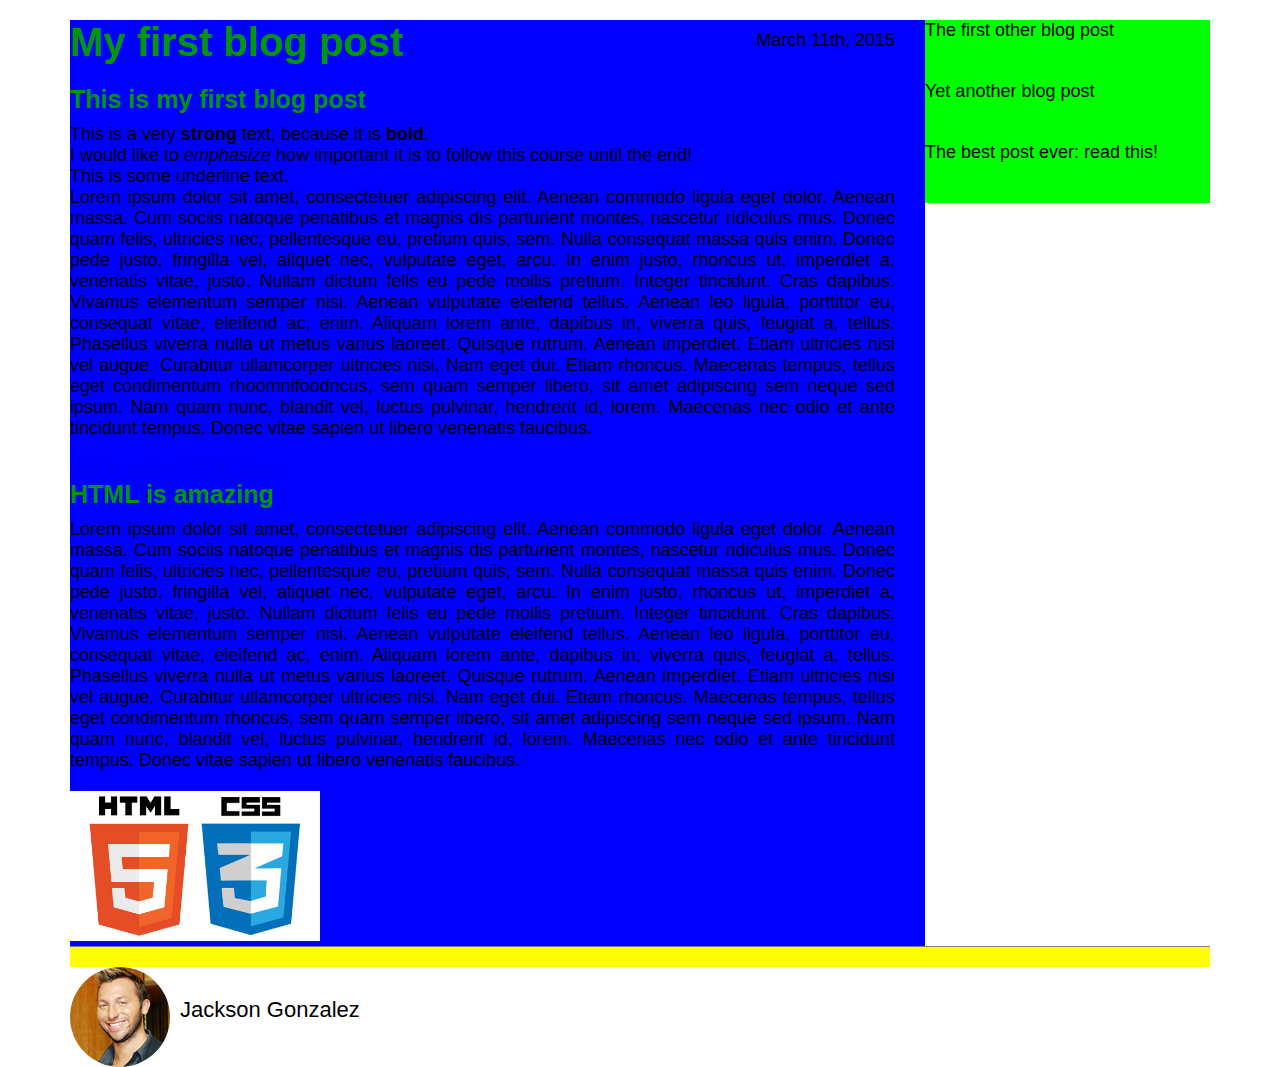
<file: blog post/index.html>
<!DOCTYPE html>
<html>

<head>
    <title>My first blog post</title>
    <link rel="stylesheet" type="text/css" href="style.css">
</head>

<body>
    <div class="container">
        <div class="blog-post">
            <h1>My first blog post</h1>
            <p class="date">March 11th, 2015</p>
            <h2>This is my first blog post</h2>
            <p class="main-text">
                This is a very <strong>strong</strong> text, because it is <strong>bold</strong>. <br>
                I would like to <em>emphasize</em> how important it is to follow this course until the end! <br>
                This is some <u>underline</u> text. <br>
                Lorem ipsum dolor sit amet, consectetuer adipiscing elit. Aenean commodo ligula eget dolor. Aenean
                massa. Cum sociis natoque penatibus et magnis dis parturient montes, nascetur ridiculus mus. Donec quam
                felis, ultricies nec, pellentesque eu, pretium quis, sem. Nulla consequat massa quis enim. Donec pede
                justo, fringilla vel, aliquet nec, vulputate eget, arcu. In enim justo, rhoncus ut, imperdiet a,
                venenatis vitae, justo. Nullam dictum felis eu pede mollis pretium. Integer tincidunt. Cras dapibus.
                Vivamus elementum semper nisi. Aenean vulputate eleifend tellus. Aenean leo ligula, porttitor eu,
                consequat vitae, eleifend ac, enim. Aliquam lorem ante, dapibus in, viverra quis, feugiat a, tellus.
                Phasellus viverra nulla ut metus varius laoreet. Quisque rutrum. Aenean imperdiet. Etiam ultricies nisi
                vel augue. Curabitur ullamcorper ultricies nisi. Nam eget dui. Etiam rhoncus. Maecenas tempus, tellus
                eget condimentum rhoomnifoodncus, sem quam semper libero, sit amet adipiscing sem neque sed ipsum. Nam
                quam nunc, blandit vel, luctus pulvinar, hendrerit id, lorem. Maecenas nec odio et ante tincidunt
                tempus. Donec vitae sapien ut libero venenatis faucibus.
            </p>

            <a href="http://www.udemy.com" target="_blank">Link to udemy</a>
            <a href="logo.jpg" target="_blank">HTML logo</a>

            <h2>HTML is amazing</h2>
            <p class="main-text">
                Lorem ipsum dolor sit amet, consectetuer adipiscing elit. Aenean commodo ligula eget dolor. Aenean
                massa. Cum sociis natoque penatibus et magnis dis parturient montes, nascetur ridiculus mus. Donec quam
                felis, ultricies nec, pellentesque eu, pretium quis, sem. Nulla consequat massa quis enim. Donec pede
                justo, fringilla vel, aliquet nec, vulputate eget, arcu. In enim justo, rhoncus ut, imperdiet a,
                venenatis vitae, justo. Nullam dictum felis eu pede mollis pretium. Integer tincidunt. Cras dapibus.
                Vivamus elementum semper nisi. Aenean vulputate eleifend tellus. Aenean leo ligula, porttitor eu,
                consequat vitae, eleifend ac, enim. Aliquam lorem ante, dapibus in, viverra quis, feugiat a, tellus.
                Phasellus viverra nulla ut metus varius laoreet. Quisque rutrum. Aenean imperdiet. Etiam ultricies nisi
                vel augue. Curabitur ullamcorper ultricies nisi. Nam eget dui. Etiam rhoncus. Maecenas tempus, tellus
                eget condimentum rhoncus, sem quam semper libero, sit amet adipiscing sem neque sed ipsum. Nam quam
                nunc, blandit vel, luctus pulvinar, hendrerit id, lorem. Maecenas nec odio et ante tincidunt tempus.
                Donec vitae sapien ut libero venenatis faucibus.
            </p>
            <img src="logo.jpg" alt="The HTML5 logo">

        </div>

        <div class="other-posts">
            <div class="other">
                The first other blog post
            </div>

            <div class="other">
                Yet another blog post
            </div>

            <div class="other">
                The best post ever: read this!
            </div>
        </div>

        <div class="clearfix"></div>

        <div class="author-box">
            <img src="author.jpg" alt="Author photo">
            <p class="author-text">Jackson Gonzalez</p>
        </div>

    </div>


</body>

</html>
</file>
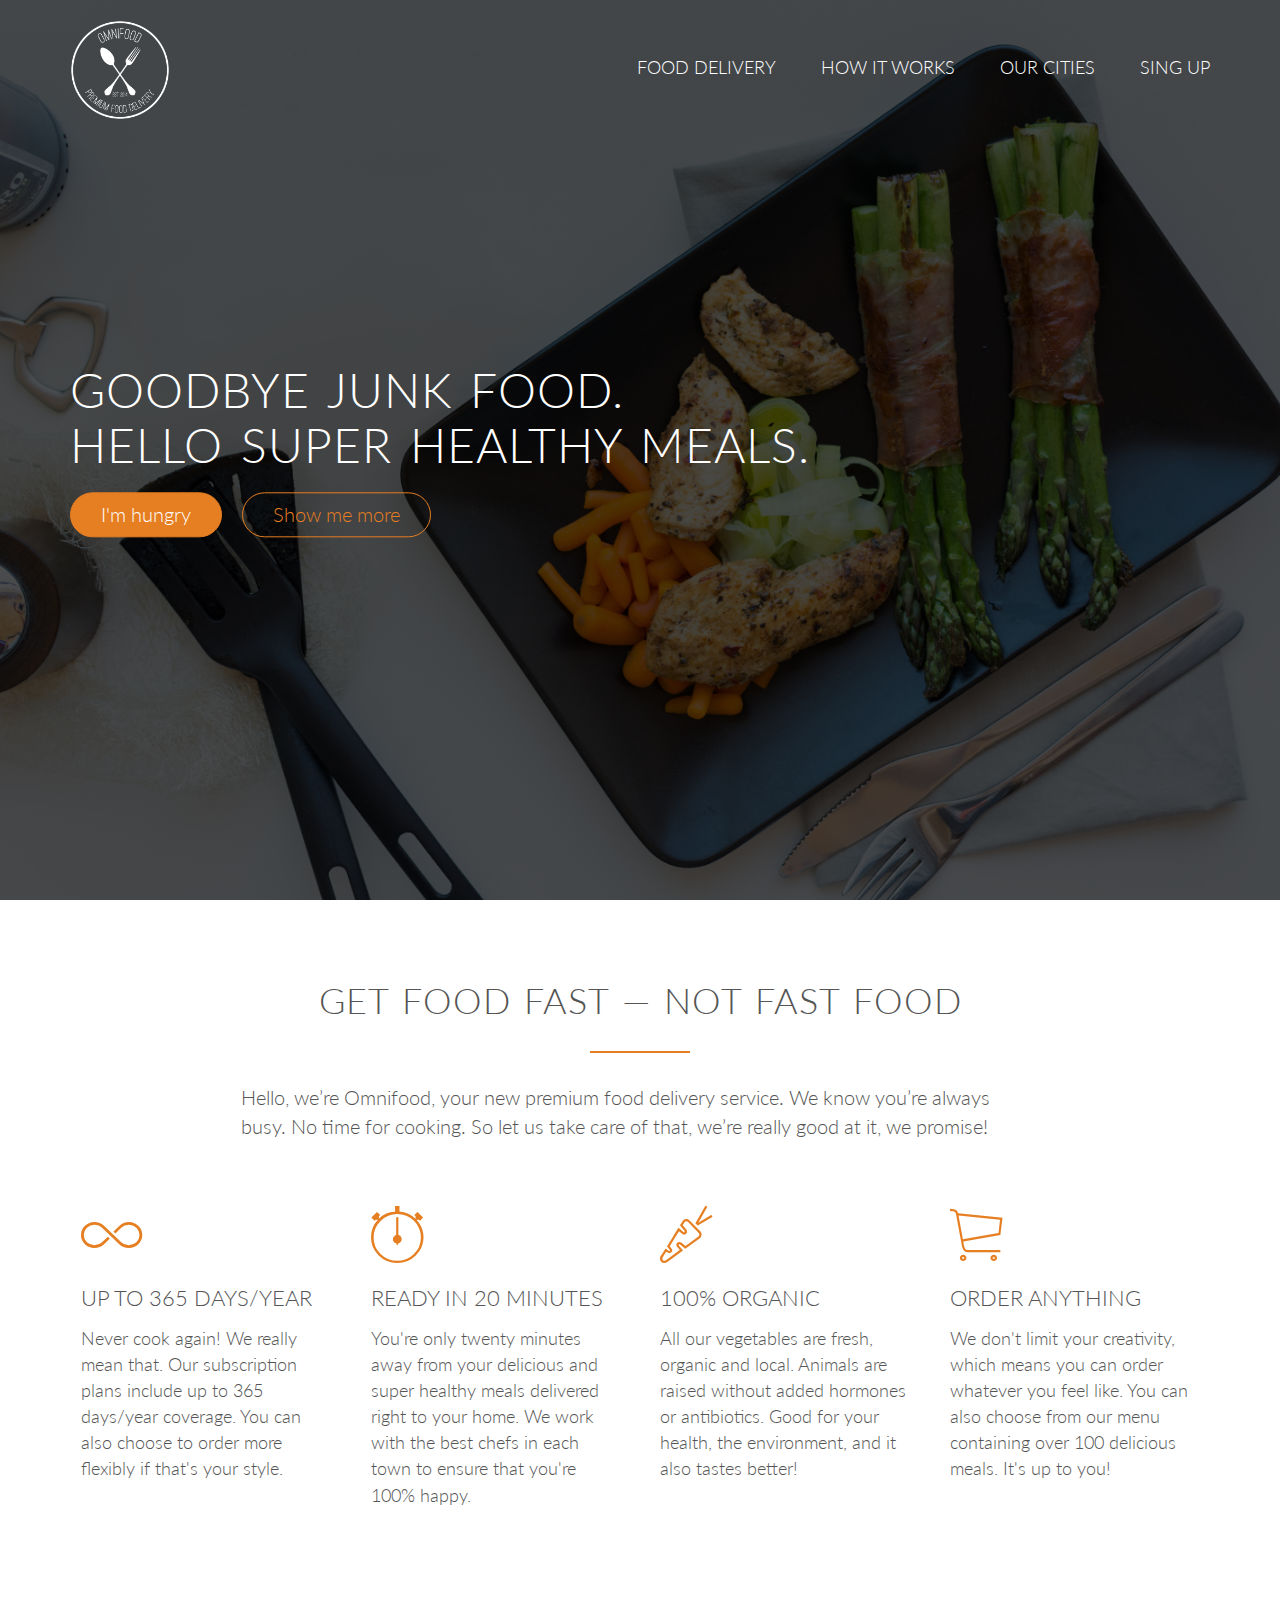
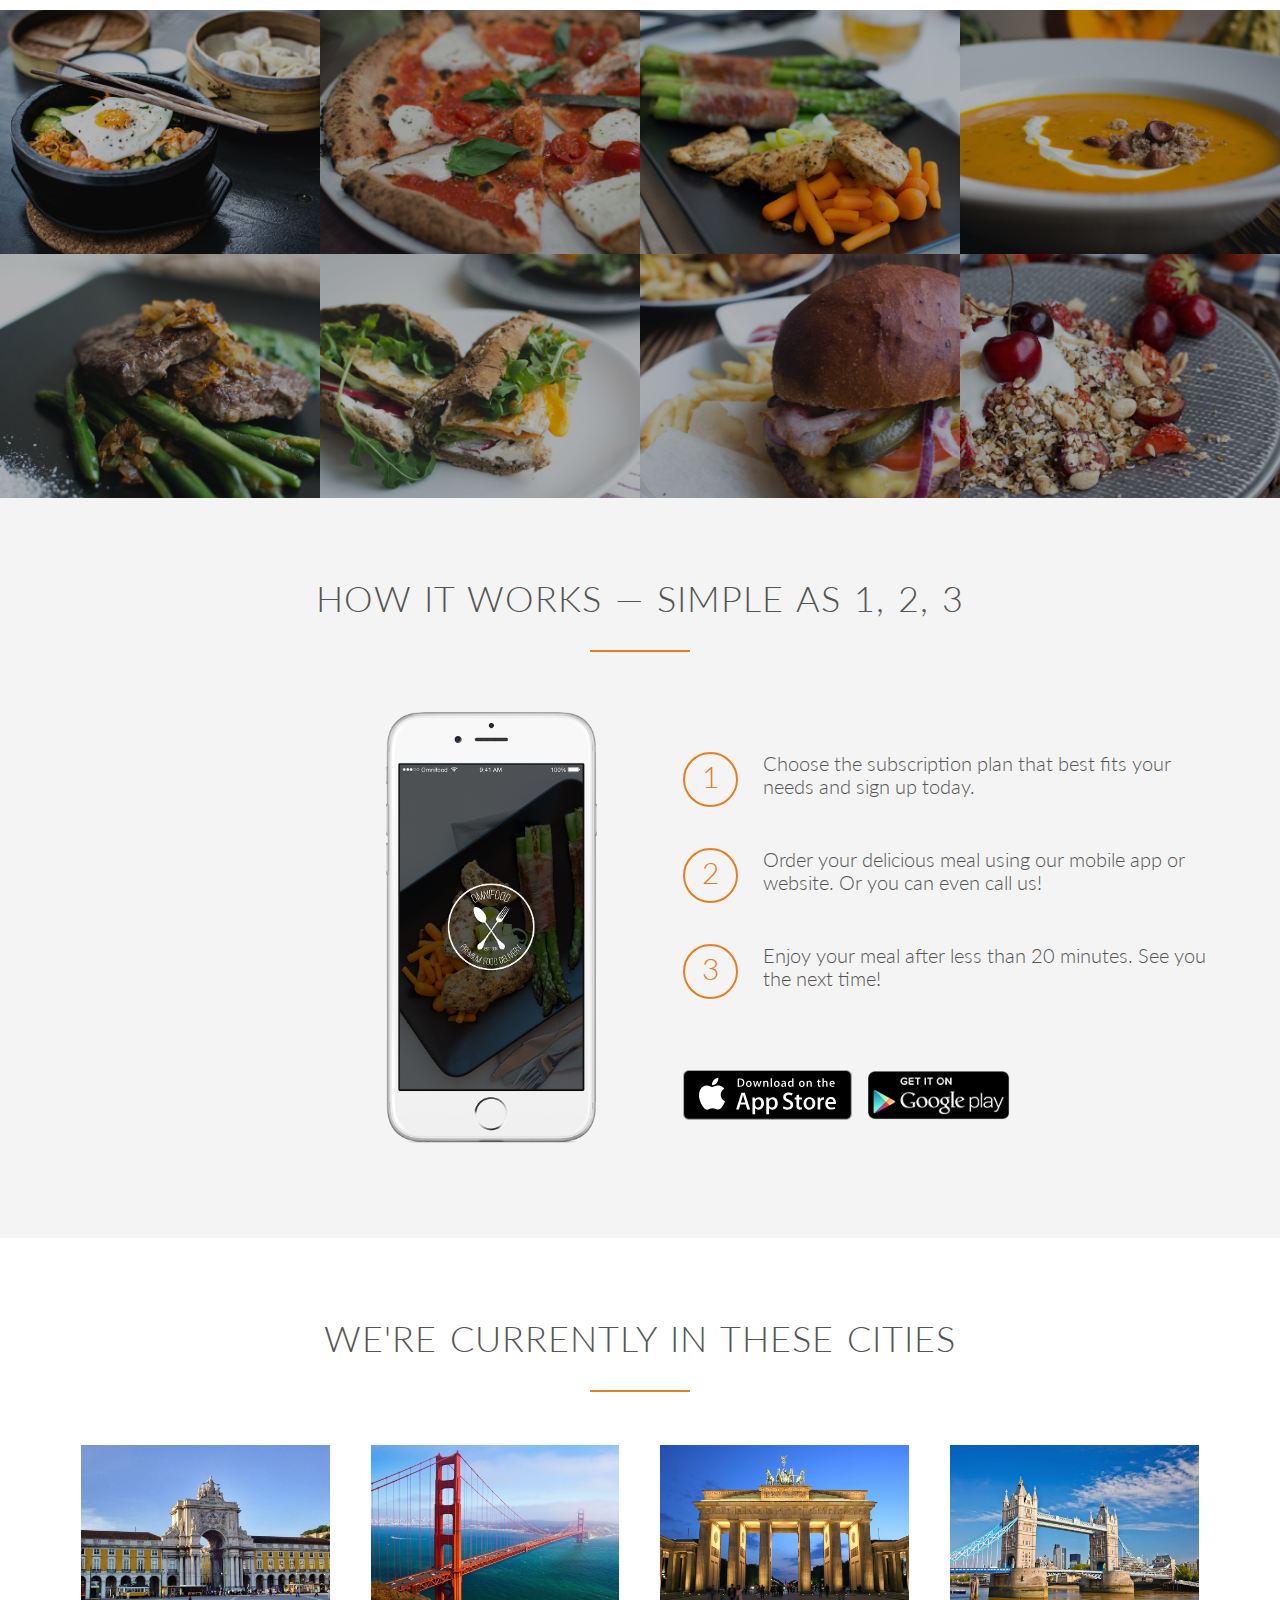
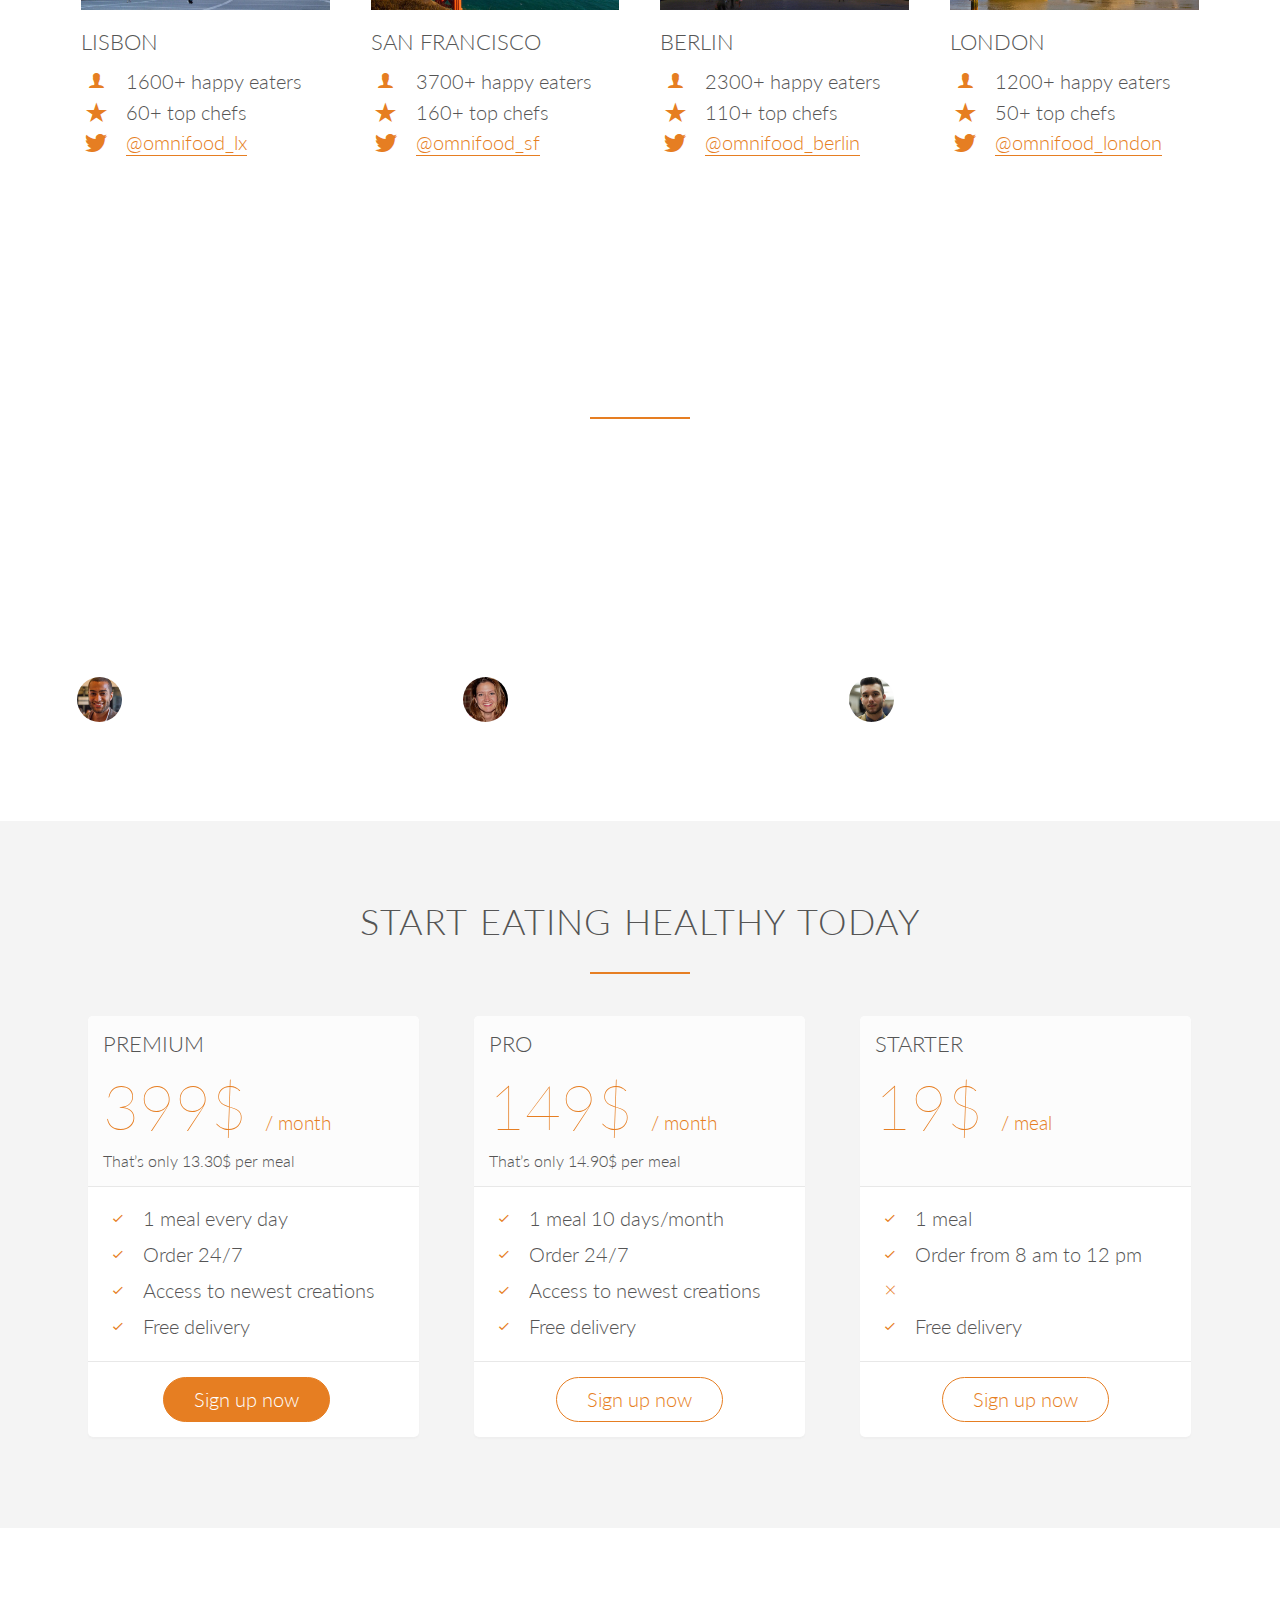
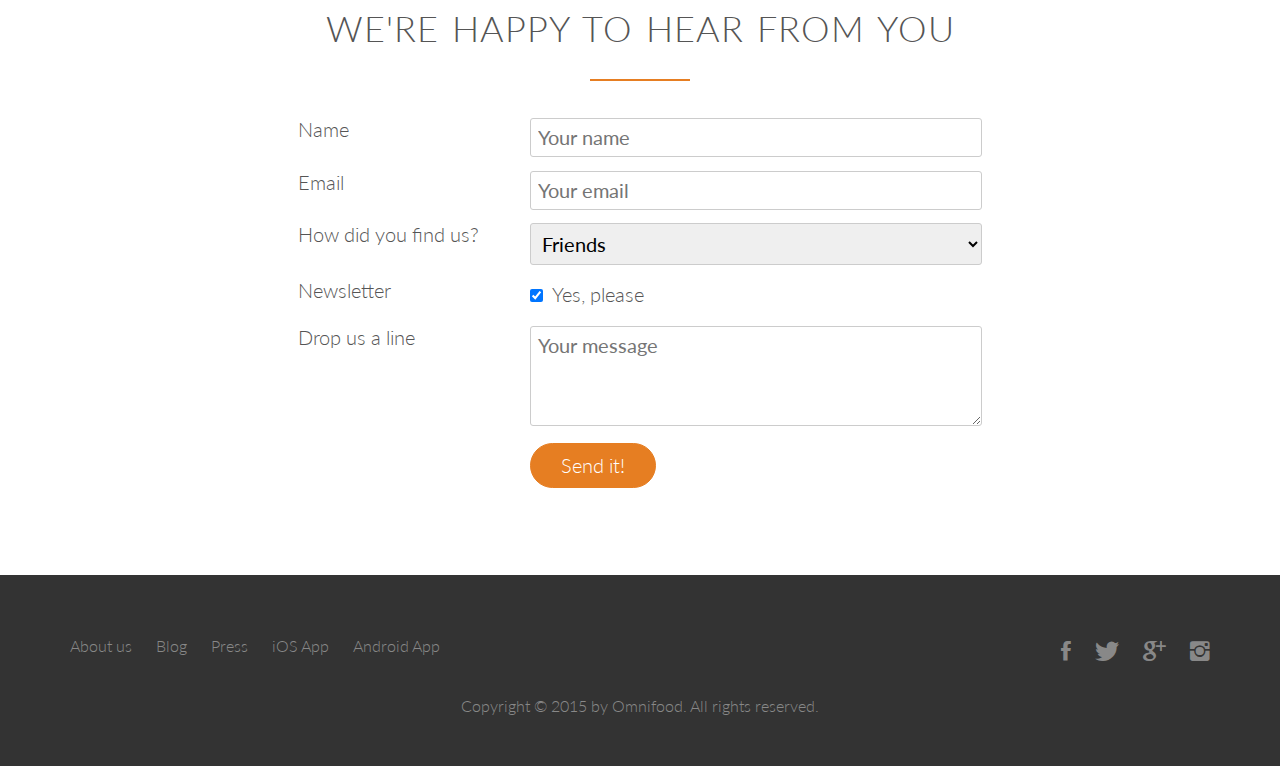
<file: omnifood/index.html>
<!DOCTYPE html>
<html lang="pt">

<head>
    <meta charset="UTF-8">
    <!-- <meta name="viewport" content="width=device-width, initial-scale=1.0"> -->
    <link rel="stylesheet" href="vendors/css/normalize.css">
    <link rel="stylesheet" href="vendors/css/Grid.css">
    <link rel="stylesheet" href="vendors/css/ionicons.min.css">
    <link rel="stylesheet" href="resources/css/style.css">
    <link href="https://fonts.googleapis.com/css?family=Lato:100,300,300i,400" rel="stylesheet">
    <title>Omnifood</title>
    <!-- <meta http-equiv="X-UA-Compatible" content="ie=edge"> -->
</head>

<body>
    <header>
        <nav>
            <div class="row">
                <img src="resources/img/logo-white.png" alt="Omnifood logo" class="logo">
                <ul class="main-nav">
                    <li><a href="#">Food delivery</a></li>
                    <li><a href="#">How it works</a></li>
                    <li><a href="#">Our cities</a></li>
                    <li><a href="#">Sing up</a></li>
                </ul>
            </div>
        </nav>

        <div class="hero-text-box">
            <h1>Goodbye junk food.<br>Hello super healthy meals.</h1>
            <a class="btn btn-full" href="#">I'm hungry</a>
            <a class="btn btn-ghost" href="#">Show me more</a>
        </div>
    </header>

    <section class="section-features">
        <div class="row">
            <h2>Get food fast &mdash; not fast food</h2>
            <p class="long-copy">
                Hello, we’re Omnifood, your new premium food delivery service. We know you’re always busy. No time for
                cooking. So let us take care of that, we’re really good at it, we promise!
            </p>
        </div>

        <div class="row">
            <div class="col span-1-of-4 box">
                <i class="ion-ios-infinite-outline icon-big"></i>
                <h3>Up to 365 days/year</h3>
                <p>Never cook again! We really mean that. Our subscription plans include up to 365 days/year coverage.
                    You can also choose to order more flexibly if that's your style.</p>
            </div>
            <div class="col span-1-of-4 box">
                <i class="ion-ios-stopwatch-outline icon-big"></i>
                <h3>Ready in 20 minutes</h3>
                <p>You're only twenty minutes away from your delicious and super healthy meals delivered right to your
                    home. We work with the best chefs in each town to ensure that you're 100% happy.</p>
            </div>
            <div class="col span-1-of-4 box">
                <i class="ion-ios-nutrition-outline icon-big"></i>
                <h3>100% organic</h3>
                <p>All our vegetables are fresh, organic and local. Animals are raised without added hormones or
                    antibiotics. Good for your health, the environment, and it also tastes better!</p>
            </div>
            <div class="col span-1-of-4 box">
                <i class="ion-ios-cart-outline icon-big"></i>
                <h3>Order anything</h3>
                <p>We don't limit your creativity, which means you can order whatever you feel like. You can also choose
                    from our menu containing over 100 delicious meals. It's up to you!</p>
            </div>
        </div>
    </section>

    <section class="section-meals">
        <ul class="meals-showcase clearfix">
            <li>
                <figure class="meal-photo">
                    <img src="resources/img/1.jpg" alt="Korean bibimbap with egg and vegetables">
                </figure>
            </li>
            <li>
                <figure class="meal-photo">
                    <img src="resources/img/2.jpg" alt="Simple italian pizza with cherry tomatoes">
                </figure>
            </li>
            <li>
                <figure class="meal-photo">
                    <img src="resources/img/3.jpg" alt="Chicken breast steak with vegetables">
                </figure>
            </li>
            <li>
                <figure class="meal-photo">
                    <img src="resources/img/4.jpg" alt="Autumn pumpkin soup">
                </figure>
            </li>
        </ul>

        <ul class="meals-showcase clearfix">
            <li>
                <figure class="meal-photo">
                    <img src="resources/img/5.jpg" alt="Paleo beef steak with vegetables">
                </figure>
            </li>
            <li>
                <figure class="meal-photo">
                    <img src="resources/img/6.jpg" alt="Healthy baguette with egg and vegetables">
                </figure>
            </li>
            <li>
                <figure class="meal-photo">
                    <img src="resources/img/7.jpg" alt="Burger with cheddar and bacon">
                </figure>
            </li>
            <li>
                <figure class="meal-photo">
                    <img src="resources/img/8.jpg" alt="Granola with cherries and strawberries">
                </figure>
            </li>
        </ul>
    </section>

    <section class="section-steps">
        <div class="row">
            <h2>How it works &mdash; Simple as 1, 2, 3</h2>
        </div>
        <div class="row">
            <div class="col span-1-of-2 steps-box">
                <img src="resources/img/app-iPhone.png" alt="Omnifood app on iPhone" class="app-screen">
            </div>
            <div class="col span-1-of-2 steps-box">
                <div class="works-step">
                    <div>1</div>
                    <p>Choose the subscription plan that best fits your needs and sign up today.</p>
                </div>
                <div class="works-step">
                    <div>2</div>
                    <p>Order your delicious meal using our mobile app or website. Or you can even call us!</p>
                </div>
                <div class="works-step">
                    <div>3</div>
                    <p>Enjoy your meal after less than 20 minutes. See you the next time!</p>
                </div>

                <a href="#" class="btn-app"><img src="resources/img/download-app.svg" alt="App Store Button"></a>
                <a href="#" class="btn-app"><img src="resources/img/download-app-android.png"
                        alt="Play Store Button"></a>
            </div>
        </div>
    </section>

    <section class="section-cities">
        <div class="row">
            <h2>We're currently in these cities</h2>
        </div>

        <div class="row">
            <div class="col span-1-of-4 box">
                <img src="resources/img/lisbon-3.jpg" alt="Lisbon">
                <h3>Lisbon</h3>
                <div class="city-feature">
                    <i class="ion-ios-person icon-small"></i>
                    1600+ happy eaters
                </div>
                <div class="city-feature">
                    <i class="ion-ios-star icon-small"></i>
                    60+ top chefs
                </div>
                <div class="city-feature">
                    <i class="ion-social-twitter icon-small"></i>
                    <a href="#">@omnifood_lx</a>
                </div>
            </div>

            <div class="col span-1-of-4 box">
                <img src="resources/img/san-francisco.jpg" alt="San Francisco">
                <h3>San Francisco</h3>
                <div class="city-feature">
                    <i class="ion-ios-person icon-small"></i>
                    3700+ happy eaters
                </div>
                <div class="city-feature">
                    <i class="ion-ios-star icon-small"></i>
                    160+ top chefs
                </div>
                <div class="city-feature">
                    <i class="ion-social-twitter icon-small"></i>
                    <a href="">@omnifood_sf</a>
                </div>
            </div>

            <div class="col span-1-of-4 box">
                <img src="resources/img/berlin.jpg" alt="Berlin">
                <h3>Berlin</h3>
                <div class="city-feature">
                    <i class="ion-ios-person icon-small"></i>
                    2300+ happy eaters
                </div>
                <div class="city-feature">
                    <i class="ion-ios-star icon-small"></i>
                    110+ top chefs
                </div>
                <div class="city-feature">
                    <i class="ion-social-twitter icon-small"></i>
                    <a href="">@omnifood_berlin</a>
                </div>
            </div>

            <div class="col span-1-of-4 box">
                <img src="resources/img/london.jpg" alt="London">
                <h3>London</h3>
                <div class="city-feature">
                    <i class="ion-ios-person icon-small"></i>
                    1200+ happy eaters
                </div>
                <div class="city-feature">
                    <i class="ion-ios-star icon-small"></i>
                    50+ top chefs
                </div>
                <div class="city-feature">
                    <i class="ion-social-twitter icon-small"></i>
                    <a href="">@omnifood_london</a>
                </div>
            </div>
        </div>
    </section>

    <section class="section-testimonials">
        <div class="row">
            <h2>Our customers can't live without us</h2>
        </div>
        <div class="row">
            <div class="col span-1-of-3">
                <blockquote>
                    Omnifood is just awesome! I just launched a startup which leaves me with no time for cooking, so
                    Omnifood is a life-saver. Now that I got used to it, I couldn't live without my daily meals!
                    <cite><img src="resources/img/customer-1.jpg" alt="customer 1"> Alberto Duncan</cite>
                </blockquote>
            </div>
            <div class="col span-1-of-3">
                <blockquote>
                    Inexpensive, healthy and great-tasting meals, delivered right to my home. We have lots of food
                    delivery here in Lisbon, but no one comes even close to Omifood. Me and my family are so in love!
                    <cite><img src="resources/img/customer-2.jpg" alt="customer 2"> Joana Silva</cite>
                </blockquote>
            </div>
            <div class="col span-1-of-3">
                <blockquote>
                    I was looking for a quick and easy food delivery service in San Franciso. I tried a lot of them and
                    ended up with Omnifood. Best food delivery service in the Bay Area. Keep up the great work!
                    <cite><img src="resources/img/customer-3.jpg" alt="customer 3"> Milton Chapman</cite>
                </blockquote>
            </div>
        </div>
    </section>

    <section class="section-plans">
        <div class="row">
            <h2>Start eating healthy today</h2>
        </div>
        <div class="row">
            <div class="col span-1-of-3">
                <div class="plan-box">
                    <div>
                        <h3>Premium</h3>
                        <p class="plan-price">399$ <span>/ month</span></p>
                        <p class="plan-price-meal">That’s only 13.30$ per meal</p>
                    </div>
                    <div>
                        <ul>
                            <li><i class="ion-ios-checkmark-empty icon-small"></i>1 meal every day</li>
                            <li><i class="ion-ios-checkmark-empty icon-small"></i>Order 24/7</li>
                            <li><i class="ion-ios-checkmark-empty icon-small"></i>Access to newest creations</li>
                            <li><i class="ion-ios-checkmark-empty icon-small"></i>Free delivery</li>
                        </ul>
                    </div>
                    <div>
                        <a href="#" class="btn btn-full">Sign up now</a>
                    </div>
                </div>
            </div>
            <div class="col span-1-of-3">
                <div class="plan-box">
                    <div>
                        <h3>Pro</h3>
                        <p class="plan-price">149$ <span>/ month</span></p>
                        <p class="plan-price-meal">That’s only 14.90$ per meal</p>
                    </div>
                    <div>
                        <ul>
                            <li><i class="ion-ios-checkmark-empty icon-small"></i>1 meal 10 days/month</li>
                            <li><i class="ion-ios-checkmark-empty icon-small"></i>Order 24/7</li>
                            <li><i class="ion-ios-checkmark-empty icon-small"></i>Access to newest creations</li>
                            <li><i class="ion-ios-checkmark-empty icon-small"></i>Free delivery</li>
                        </ul>
                    </div>
                    <div>
                        <a href="#" class="btn btn-ghost">Sign up now</a>
                    </div>
                </div>
            </div>
            <div class="col span-1-of-3">
                <div class="plan-box">
                    <div>
                        <h3>Starter</h3>
                        <p class="plan-price">19$ <span>/ meal</span></p>
                        <p class="plan-price-meal">&nbsp;</p>
                    </div>
                    <div>
                        <ul>
                            <li><i class="ion-ios-checkmark-empty icon-small"></i>1 meal</li>
                            <li><i class="ion-ios-checkmark-empty icon-small"></i>Order from 8 am to 12 pm</li>
                            <li><i class="ion-ios-close-empty icon-small"></i></li>
                            <li><i class="ion-ios-checkmark-empty icon-small"></i>Free delivery</li>
                        </ul>
                    </div>
                    <div>
                        <a href="#" class="btn btn-ghost">Sign up now</a>
                    </div>
                </div>
            </div>
        </div>
    </section>

    <section class="section-form">
        <div class="row">
            <h2>We're happy to hear from you</h2>
        </div>
        <div class="row">
            <form method="" action="#" class="contact-form">
                <div class="row">
                    <div class="col span-1-of-3">
                        <label for="name">Name</label>
                    </div>
                    <div class="col span-2-of-3">
                        <input type="text" name="name" id="name" placeholder="Your name" required>
                    </div>
                </div>
                <div class="row">
                    <div class="col span-1-of-3">
                        <label for="email">Email</label>
                    </div>
                    <div class="col span-2-of-3">
                        <input type="email" name="email" id="email" placeholder="Your email" required>
                    </div>
                </div>
                <div class="row">
                    <div class="col span-1-of-3">
                        <label for="find-us">How did you find us?</label>
                    </div>
                    <div class="col span-2-of-3">
                        <select name="find-us" id="find-us">
                            <option value="friends" selected>Friends</option>
                            <option value="search">Search engine</option>
                            <option value="ad">Advertisement</option>
                            <option value="other">Other</option>
                        </select>
                    </div>
                </div>
                <div class="row">
                    <div class="col span-1-of-3">
                        <label for="news">Newsletter</label>
                    </div>
                    <div class="col span-2-of-3">
                        <input type="checkbox" name="news" id="news" checked> Yes, please
                    </div>
                </div>
                <div class="row">
                    <div class="col span-1-of-3">
                        <label for="">Drop us a line</label>
                    </div>
                    <div class="col span-2-of-3">
                        <textarea name="message" id="" cols="30" rows="10" placeholder="Your message"></textarea>
                    </div>
                </div>
                <div class="row">
                    <div class="col span-1-of-3">
                        <label for="">&nbsp;</label>
                    </div>
                    <div class="col span-2-of-3">
                        <input type="submit" value="Send it!">
                    </div>
                </div>
            </form>
        </div>
    </section>

    <footer>
        <div class="row">
            <div class="col span-1-of-2">
                <ul class="footer-nav">
                    <li><a href="#">About us</a></li>
                    <li><a href="#">Blog</a></li>
                    <li><a href="#">Press</a></li>
                    <li><a href="#">iOS App</a></li>
                    <li><a href="#">Android App</a></li>
                </ul>
            </div>
            <div class="col span-1-of-2">
                <ul class="social-links">
                    <li><a href=""><i class="ion-social-facebook"></i></a></li>
                    <li><a href=""><i class="ion-social-twitter"></i></a></li>
                    <li><a href=""><i class="ion-social-googleplus"></i></a></li>
                    <li><a href=""><i class="ion-social-instagram"></i></a></li>
                </ul>
            </div>
        </div>
        <div class="row">
            <p>
                Copyright &copy; 2015 by Omnifood. All rights reserved.
            </p>
        </div>
    </footer>
</body>

</html>

<!--

-->
</file>
<file: blog post/style.css>
* {
    margin: 0;
    padding: 0;
    box-sizing: border-box;
}

.clearfix:after {
    content: "";
    display: table;
    clear: both;
}

body {
    font-family: Helvetica Neue, Arial;
    font-size: 18px;
}

h1, h2 {
    color: #00960b;
    
}

h1 {
    font-size: 40px;
    margin-bottom: 20px;
}


h2 {
    font-size: 25px;
    margin-bottom: 10px;
}

.main-text {
    text-align: justify;
    margin-bottom: 20px;
}

.author-text {
    font-size: 22px;
    float: left;
    margin-top: 30px;
    margin-left: 10px;
} 

.container {
    width: 1140px;
    margin: 20px auto 0 auto;
}

.blog-post {
    width: 75%;
    float: left;
    padding-right: 30px;
    position: relative;
    background-color: #0000ff;
}

.other-posts {
    width: 25%;
    float: left;
    background-color: #00ff00;
}

.author-box {
    padding-top: 20px;
    border-top: 1px solid #808080;
    background-color: #ffff00;

}

.other {
    margin-bottom: 40px;
}

.author-box img {
    height: 100px;
    width: 100px;
    border-radius: 50%;
    float: left;
}

.blog-post img {
    height: 150px;
    width: auto;
}

.date {
    position: absolute;
    top: 10px;
    right: 30px;
}
</file>
<file: omnifood/vendors/css/Grid.css>
/*  SECTIONS  ============================================================================= */

.section {
	clear: both;
	padding: 0px;
	margin: 0px;
}

/*  GROUPING  ============================================================================= */

.row {
    zoom: 1; /* For IE 6/7 (trigger hasLayout) */
}

.row:before,
.row:after {
    content:"";
    display:table;
}
.row:after {
    clear:both;
}

/*  GRID COLUMN SETUP   ==================================================================== */

.col {
	display: block;
	float:left;
	margin: 1% 0 1% 1.6%;
}

.col:first-child { margin-left: 0; } /* all browsers except IE6 and lower */


/*  REMOVE MARGINS AS ALL GO FULL WIDTH AT 480 PIXELS */

@media only screen and (max-width: 480px) {
	.col { 
		/*margin: 1% 0 1% 0%;*/
        margin: 0;
	}
}


/*  GRID OF TWO   ============================================================================= */


.span-2-of-2 {
	width: 100%;
}

.span-1-of-2 {
	width: 49.2%;
}

/*  GO FULL WIDTH AT LESS THAN 480 PIXELS */

@media only screen and (max-width: 480px) {
	.span-2-of-2 {
		width: 100%; 
	}
	.span-1-of-2 {
		width: 100%; 
	}
}


/*  GRID OF THREE   ============================================================================= */

	
.span-3-of-3 {
	width: 100%; 
}

.span-2-of-3 {
	width: 66.13%; 
}

.span-1-of-3 {
	width: 32.26%; 
}


/*  GO FULL WIDTH AT LESS THAN 480 PIXELS */

@media only screen and (max-width: 480px) {
	.span-3-of-3 {
		width: 100%; 
	}
	.span-2-of-3 {
		width: 100%; 
	}
	.span-1-of-3 {
		width: 100%;
	}
}

/*  GRID OF FOUR   ============================================================================= */

	
.span-4-of-4 {
	width: 100%; 
}

.span-3-of-4 {
	width: 74.6%; 
}

.span-2-of-4 {
	width: 49.2%; 
}

.span-1-of-4 {
	width: 23.8%; 
}


/*  GO FULL WIDTH AT LESS THAN 480 PIXELS */

@media only screen and (max-width: 480px) {
	.span-4-of-4 {
		width: 100%; 
	}
	.span-3-of-4 {
		width: 100%; 
	}
	.span-2-of-4 {
		width: 100%; 
	}
	.span-1-of-4 {
		width: 100%; 
	}
}


/*  GRID OF FIVE   ============================================================================= */

	
.span-5-of-5 {
	width: 100%;
}

.span-4-of-5 {
  	width: 79.68%; 
}

.span-3-of-5 {
  	width: 59.36%; 
}

.span-2-of-5 {
  	width: 39.04%;
}

.span-1-of-5 {
  	width: 18.72%;
}


/*  GO FULL WIDTH AT LESS THAN 480 PIXELS */

@media only screen and (max-width: 480px) {
	.span-5-of-5 {
		width: 100%; 
	}
	.span-4-of-5 {
		width: 100%; 
	}
	.span-3-of-5 {
		width: 100%; 
	}
	.span-2-of-5 {
		width: 100%; 
	}
	.span-1-of-5 {
		width: 100%; 
	}
}


/*  GRID OF SIX   ============================================================================= */


.span-6-of-6 {
	width: 100%;
}

.span-5-of-6 {
  	width: 83.06%;
}

.span-4-of-6 {
  	width: 66.13%;
}

.span-3-of-6 {
  	width: 49.2%;
}

.span-2-of-6 {
  	width: 32.26%;
}

.span-1-of-6 {
  	width: 15.33%;
}


/*  GO FULL WIDTH AT LESS THAN 480 PIXELS */

@media only screen and (max-width: 480px) {
	.span-6-of-6 {
		width: 100%; 
	}
	.span-5-of-6 {
		width: 100%; 
	}
	.span-4-of-6 {
		width: 100%; 
	}
	.span-3-of-6 {
		width: 100%; 
	}
	.span-2-of-6 {
		width: 100%; 
	}
	.span-1-of-6 {
		width: 100%; 
	}
}



/*  GRID OF SEVEN   ============================================================================= */


.span-7-of-7 {
	width: 100%;
}

.span-6-of-7 {
	width: 85.48%;
}

.span-5-of-7 {
  	width: 70.97%;
}

.span-4-of-7 {
  	width: 56.45%;
}

.span-3-of-7 {
  	width: 41.94%;
}

.span-2-of-7 {
  	width: 27.42%;
}

.span-1-of-7 {
  	width: 12.91%;
}


/*  GO FULL WIDTH AT LESS THAN 480 PIXELS */

@media only screen and (max-width: 480px) {
	.span-7-of-7 {
		width: 100%; 
	}
	.span-6-of-7 {
		width: 100%; 
	}
	.span-5-of-7 {
		width: 100%; 
	}
	.span-4-of-7 {
		width: 100%; 
	}
	.span-3-of-7 {
		width: 100%; 
	}
	.span-2-of-7 {
		width: 100%; 
	}
	.span-1-of-7 {
		width: 100%; 
	}
}


/*  GRID OF EIGHT   ============================================================================= */

	
.span-8-of-8 {
	width: 100%;
}

.span-7-of-8 {
	width: 87.3%; 
}

.span-6-of-8 {
	width: 74.6%; 
}

.span-5-of-8 {
	width: 61.9%; 
}

.span-4-of-8 {
	width: 49.2%; 
}

.span-3-of-8 {
	width: 36.5%;
}

.span-2-of-8 {
	width: 23.8%; 
}

.span-1-of-8 {
	width: 11.1%; 
}


/*  GO FULL WIDTH AT LESS THAN 480 PIXELS */

@media only screen and (max-width: 480px) {
	.span-8-of-8 {
		width: 100%; 
	}
	.span-7-of-8 {
		width: 100%; 
	}
	.span-6-of-8 {
		width: 100%; 
	}
	.span-5-of-8 {
		width: 100%; 
	}
	.span-4-of-8 {
		width: 100%; 
	}
	.span-3-of-8 {
		width: 100%; 
	}
	.span-2-of-8 {
		width: 100%; 
	}
	.span-1-of-8 {
		width: 100%; 
	}
}


/*  GRID OF NINE   ============================================================================= */


.span-9-of-9 {
	width: 100%;
}

.span-8-of-9 {
	width: 88.71%;
}

.span-7-of-9 {
	width: 77.42%; 
}

.span-6-of-9 {
	width: 66.13%; 
}

.span-5-of-9 {
	width: 54.84%; 
}

.span-4-of-9 {
	width: 43.55%; 
}

.span-3-of-9 {
	width: 32.26%;
}

.span-2-of-9 {
	width: 20.97%; 
}

.span-1-of-9 {
	width: 9.68%; 
}


/*  GO FULL WIDTH AT LESS THAN 480 PIXELS */

@media only screen and (max-width: 480px) {
	.span-9-of-9 {
		width: 100%; 
	}
	.span-8-of-9 {
		width: 100%; 
	}
	.span-7-of-9 {
		width: 100%; 
	}
	.span-6-of-9 {
		width: 100%; 
	}
	.span-5-of-9 {
		width: 100%; 
	}
	.span-4-of-9 {
		width: 100%; 
	}
	.span-3-of-9 {
		width: 100%; 
	}
	.span-2-of-9 {
		width: 100%; 
	}
	.span-1-of-9 {
		width: 100%; 
	}
}


/*  GRID OF TEN   ============================================================================= */


.span-10-of-10 {
	width: 100%;
}

.span-9-of-10 {
	width: 89.84%;
}

.span-8-of-10 {
	width: 79.68%;
}

.span-7-of-10 {
	width: 69.52%; 
}

.span-6-of-10 {
	width: 59.36%; 
}

.span-5-of-10 {
	width: 49.2%; 
}

.span-4-of-10 {
	width: 39.04%; 
}

.span-3-of-10 {
	width: 28.88%;
}

.span-2-of-10 {
	width: 18.72%; 
}

.span-1-of-10 {
	width: 8.56%; 
}


/*  GO FULL WIDTH AT LESS THAN 480 PIXELS */

@media only screen and (max-width: 480px) {
	.span-10-of-10 {
		width: 100%; 
	}
	.span-9-of-10 {
		width: 100%; 
	}
	.span-8-of-10 {
		width: 100%; 
	}
	.span-7-of-10 {
		width: 100%; 
	}
	.span-6-of-10 {
		width: 100%; 
	}
	.span-5-of-10 {
		width: 100%; 
	}
	.span-4-of-10 {
		width: 100%; 
	}
	.span-3-of-10 {
		width: 100%; 
	}
	.span-2-of-10 {
		width: 100%; 
	}
	.span-1-of-10 {
		width: 100%; 
	}
}


/*  GRID OF ELEVEN   ============================================================================= */

.span-11-of-11 {
	width: 100%;
}

.span-10-of-11 {
	width: 90.76%;
}

.span-9-of-11 {
	width: 81.52%;
}

.span-8-of-11 {
	width: 72.29%;
}

.span-7-of-11 {
	width: 63.05%; 
}

.span-6-of-11 {
	width: 53.81%; 
}

.span-5-of-11 {
	width: 44.58%; 
}

.span-4-of-11 {
	width: 35.34%; 
}

.span-3-of-11 {
	width: 26.1%;
}

.span-2-of-11 {
	width: 16.87%; 
}

.span-1-of-11 {
	width: 7.63%; 
}


/*  GO FULL WIDTH AT LESS THAN 480 PIXELS */

@media only screen and (max-width: 480px) {
	.span-11-of-11 {
		width: 100%; 
	}
	.span-10-of-11 {
		width: 100%; 
	}
	.span-9-of-11 {
		width: 100%; 
	}
	.span-8-of-11 {
		width: 100%; 
	}
	.span-7-of-11 {
		width: 100%; 
	}
	.span-6-of-11 {
		width: 100%; 
	}
	.span-5-of-11 {
		width: 100%; 
	}
	.span-4-of-11 {
		width: 100%; 
	}
	.span-3-of-11 {
		width: 100%; 
	}
	.span-2-of-11 {
		width: 100%; 
	}
	.span-1-of-11 {
		width: 100%; 
	}
}


/*  GRID OF TWELVE   ============================================================================= */

.span-12-of-12 {
	width: 100%;
}

.span-11-of-12 {
	width: 91.53%;
}

.span-10-of-12 {
	width: 83.06%;
}

.span-9-of-12 {
	width: 74.6%;
}

.span-8-of-12 {
	width: 66.13%;
}

.span-7-of-12 {
	width: 57.66%; 
}

.span-6-of-12 {
	width: 49.2%; 
}

.span-5-of-12 {
	width: 40.73%; 
}

.span-4-of-12 {
	width: 32.26%; 
}

.span-3-of-12 {
	width: 23.8%;
}

.span-2-of-12 {
	width: 15.33%; 
}

.span-1-of-12 {
	width: 6.86%; 
}


/*  GO FULL WIDTH AT LESS THAN 480 PIXELS */

@media only screen and (max-width: 480px) {
	.span-12-of-12 {
		width: 100%; 
	}
	.span-11-of-12 {
		width: 100%; 
	}
	.span-10-of-12 {
		width: 100%; 
	}
	.span-9-of-12 {
		width: 100%; 
	}
	.span-8-of-12 {
		width: 100%; 
	}
	.span-7-of-12 {
		width: 100%; 
	}
	.span-6-of-12 {
		width: 100%; 
	}
	.span-5-of-12 {
		width: 100%; 
	}
	.span-4-of-12 {
		width: 100%; 
	}
	.span-3-of-12 {
		width: 100%; 
	}
	.span-2-of-12 {
		width: 100%; 
	}
	.span-1-of-12 {
		width: 100%; 
	}
}
</file>
<file: omnifood/resources/css/style.css>
/* ==================================================*
Orange color: #e67e22
*================================================== */

/* ==================================================*
  Basic Setup
*================================================== */

* {
    margin: 0;
    padding: 0;
    box-sizing: border-box;
}

html {
    background-color: #fff;
    color: #555;
    font-family: 'Lato', 'Arial', sans-serif;
    font-weight: 300;
    font-size: 20px;
    text-rendering: optimizeLegibility;
}

.clearfix {zoom: 1}
.clearfix:after {
    content: '.';
    clear: both;
    display: block;
    height: 0;
    visibility: hidden;
}

/* ==================================================*
  Reusable Components
*================================================== */

.row {
    max-width: 1140px;
    margin: 0 auto;
}

section {
    padding: 80px 0;
}

.box {
    padding: 1%;
}

/* ===== HEADINGS ===== */
h1,
h2,
h3 {    
    font-weight: 300;
    text-transform: uppercase;
}

h1 {
    margin-top: 0;
    margin-bottom: 20px;
    color: #fff;
    font-size: 240%;
    word-spacing: 4px;
    letter-spacing: 1px;
}

h2 {
    font-size: 180%;
    word-spacing: 2px;
    text-align: center;
    margin-bottom: 30px;
    letter-spacing: 1px;
}

h3 {
    font-size: 110%;
    margin-bottom: 15px;
}

h2:after {
    content: "";    
    display: block;
    height: 2px;
    background-color: #e67e22;
    width: 100px;
    margin: 0 auto;
    margin-top: 30px;
}

/* ===== PARAGRAPHS ===== */
.long-copy {
    line-height: 145%;
    width: 70%;
    margin-left: 15%;
}

.box p {
    font-size: 90%;
    line-height: 145%;
}

/* ===== ICONS ===== */
.icon-big {
    font-size: 350%;
    display: block;
    color: #e67e22;
    margin-bottom: 10px;
}

.icon-small {
    display: inline-block;
    width: 30px;
    text-align: center;
    color: #e67e22;
    font-size: 120%;
    margin-right: 10px;
    
    /*secrets to align text and icons*/
    line-height: 120%;
    vertical-align: middle;
    margin-top: -5px;
}

/* ===== LINKS ===== */
a:link,
a:visited {
    color: #e67e22;
    text-decoration: none;
    padding-bottom: 1px;
    border-bottom: 1px solid #e67e22;
    transition: border-bottom 0.2s, color 0.2s;
}

a:hover,
a:active {
    color: #555;
    border-bottom: 1px solid transparent;
}

/* ===== BUTTONS ===== */
.btn:link,
.btn:visited,
input[type=submit] {
    display: inline-block;
    padding: 10px 30px;
    font-weight: 300;
    text-decoration: none;
    border-radius: 200px;
    transition: background-color 0.2s, border 0.2s, color 0.2s;
}

.btn-full:link,
.btn-full:visited,
input[type=submit] {
    background-color: #e67e22;
    border: 1px solid #e67e22;
    color: #fff;
    margin-right: 15px;
}

.btn-ghost:link,
.btn-ghost:visited {
    border: 1px solid #e67e22;
    color: #e67e22;
}

.btn:hover,
.btn:active,
input[type=submit]:hover,
input[type=submit]:active {
    background-color: #cf6d17;
    cursor: pointer;
}

.btn-full:hover,
.btn-full:active {
    border: 1px solid #cf6d17;
}

.btn-ghost:hover,
.btn-ghost:active {
    border: 1px solid #cf6d17;
    color: #fff;
}

/* ==================================================*
  Header
*================================================== */

header {
    background-image: linear-gradient(rgba(0, 0, 0, 0.7), rgba(0, 0, 0, 0.7)), url(img/hero.jpg);
    background-size: cover;
    background-position: center;
    height: 100vh;
    background-attachment: fixed;
}

.hero-text-box {
    position: absolute;
    width: 1140px;
    top: 50%;
    left: 50%;
    transform: translate(-50%, -50%);
}

.logo {
    height: 100px;
    width: auto;
    float: left;
    margin-top: 20px;
}

.main-nav {
    float: right;
    list-style: none;
    margin-top: 55px;
}

.main-nav li {
    display: inline-block;
    margin-left: 40px;
}

.main-nav li a:link,
.main-nav li a:visited {
    padding: 8px 0;
    color: #fff;
    text-decoration: none;
    text-transform: uppercase;
    font-size: 90%;
    border-bottom: 2px solid transparent;
    transition: border-bottom 0.2s;

}

.main-nav li a:hover,
.main-nav li a:active {
    border-bottom: 2px solid #e67e22;
}

/* ==================================================*
  Features
*================================================== */

.section-features .long-copy {
    margin-bottom: 30px;
}

/* ==================================================*
  Meals
*================================================== */

.section-meals {
    padding: 0;
}

.meals-showcase {
    list-style: none;
    width: 100%;
}

.meals-showcase li {
    display: block;
    float: left;
    width: 25%;
}

.meal-photo {
    width: 100%;
    margin: 0;
    overflow: hidden;
    background-color: #000;
}

.meal-photo img {
    opacity: 0.7;
    width: 100%;
    height: auto;
    transform: scale(1.15);
    transition: transform 0.5s, opacity 0.5s;
}

.meal-photo img:hover {
    opacity: 1;
    transform: scale(1.03);
}

/* ==================================================*
  How it works
*================================================== */

.section-steps {
    background-color: #f4f4f4;
}

.steps-box:first-child {
    text-align: right;
    padding-right: 3%;
    margin-top: 30px;
}

.steps-box:last-child {
    padding-left: 3%;
    margin-top: 70px;
}

.app-screen {
    width: 40%;
}

.works-step {
    margin-bottom: 50px;
}

.works-step:last-of-type {
    margin-bottom: 80px;
}

.works-step div {
    color: #e67e22;
    border: 2px solid #e67e22;
    display: inline-block;
    border-radius: 50%;
    height: 55px;
    width: 55px;
    text-align: center;
    padding: 5px;
    float: left;
    font-size: 150%;
    margin-right: 25px;
}

.btn-app:link,
.btn-app:visited {
    border: 0;
}

.btn-app img {
    height: 50px;
    width: auto;
    margin-right: 10px;
}

/* ==================================================*
  Cities
*================================================== */

.box img {
    width: 100%;
    height: auto;
    margin-bottom: 15px;
}

.city-feature {
    margin-bottom: 5px;
}

/* ==================================================*
  Testimonials
*================================================== */

.section-testimonials {
    background-image: linear-gradient(rgba(0, 0, 0, 0.8), rgba(0, 0, 0, 0.8)), url(img/back-customers.jpg);
    background-size: cover;
    color: #fff;
    background-attachment:fixed;
}

blockquote {
    padding: 2%;
    font-style: italic;
    line-height: 145%;
    position: relative;
    margin-top: 40px;
}

blockquote:before {
    content: "\201C";
    font-size: 500%;
    display: block;
    position: absolute;
    top: -5px;
    left: -5px;
}

cite {
    font-size: 90%;
    margin-top: 25px;
    display: block;
}

cite img {
    height: 45px;
    border-radius: 50%;
    margin-right: 10px;
    vertical-align: middle;
}

/* ==================================================*
  Sing Up
*================================================== */

.section-plans {
    background-color: #f4f4f4;
}

.plan-box {
    background-color: #fff;
    border-radius: 5px;
    width: 90%;
    margin-left: 5%;    
    box-shadow: 0 2px 2px #efefef;
}

.plan-box div {
    padding: 15px;
    border-bottom: 1px solid #e8e8e8;
}

.plan-box div:first-child {
    background-color: #fcfcfc;
    border-top-left-radius: 5px;
    border-top-right-radius: 5px;
}

.plan-box div:last-child {
    text-align: center;
    border: 0;
}

.plan-price {
    font-size: 310%;
    margin-bottom: 10px;
    font-weight: 100;
    color: #e67e22;
}

.plan-price span {
    font-size: 30%;
    font-weight: 300;
}   

.plan-price-meal {
    font-size: 80%;
}

.plan-box ul {
    list-style: none;
}

.plan-box ul li {
    padding: 5px 0;
}

/* ==================================================*
  Form
*================================================== */

.contact-form {
    width: 60%;
    margin: 0 auto;
}

input[type=text],
input[type=email],
select,
textarea {
    width: 100%;
    padding: 7px;
    border-radius: 3px;
    border: 1px solid #ccc;
}

textarea {
    height: 100px;
}

input[type=checkbox] {
    margin: 10px 5px 10px 0;
}

*:focus {outline: none;}

/* ==================================================*
  Footer
*================================================== */

footer {
    background-color: #333;
    padding: 50px;
    font-size: 80%;
}

.footer-nav {
    list-style: none;
    float: left;
}

.social-links {
    list-style: none;
    float: right;
}

.footer-nav li,
.social-links li {
    display: inline-block;
    margin-right: 20px;
}

.footer-nav li:last-child,
.social-links li:last-child {
    margin-right: 0;
}

.footer-nav li a:link,
.footer-nav li a:visited,
.social-links li a:link,
.social-links li a:visited {
    text-decoration: none;
    border: 0;
    color: #888;
    transition: color 0.2s;
}

.footer-nav li a:hover,
.footer-nav li a:active {
    color: #ddd;
}

.social-links li a:link,
.social-links li a:visited {
    font-size: 160%;
}

.ion-social-facebook,
.ion-social-twitter,
.ion-social-googleplus,
.ion-social-instagram {
    transition: color 0.2s;
}

.ion-social-facebook:hover {
    color: #3b5998;
}

.ion-social-twitter:hover {
    color: #00aced;
}

.ion-social-googleplus:hover {
    color: #dd4b39;
}

.ion-social-instagram:hover {
    color: #517fa4;
}

footer p {
    color: #888;
    text-align: center;
    margin-top: 20px;
}
</file>
